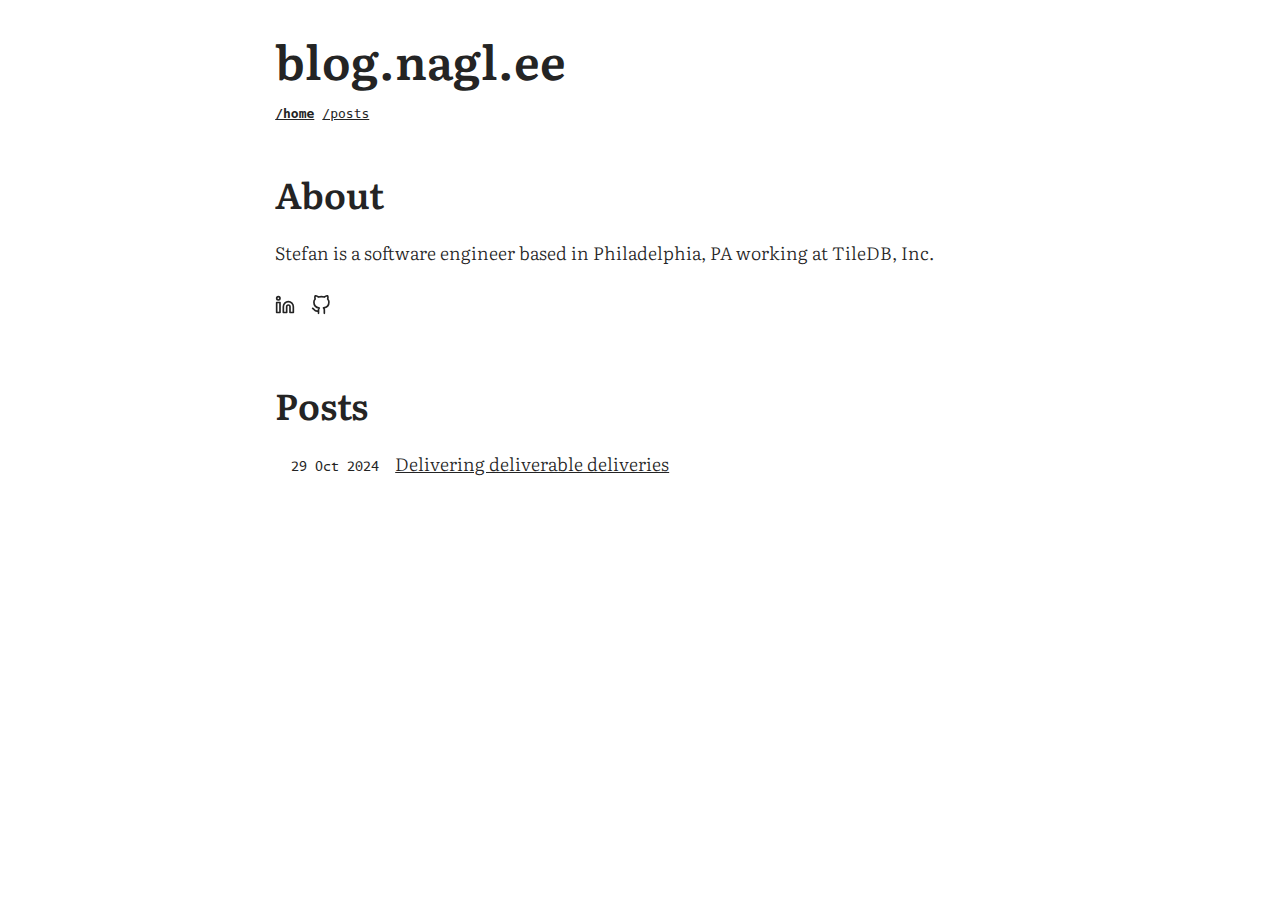
<file: index.html>
<!DOCTYPE html>
<html lang="en-us"
  dir="ltr">

  <head>
	<meta name="generator" content="Hugo 0.136.5">
    <meta charset="utf-8">
<meta name="viewport" content="width=device-width">



<link rel="icon" type="image/ico" href="https://blog.nagl.ee/static/images/favicon/favicon/favicon.ico">
<link rel="icon" type="image/png" sizes="16x16" href="https://blog.nagl.ee/static/images/favicon/favicon/favicon-16x16.png">
<link rel="icon" type="image/png" sizes="32x32" href="https://blog.nagl.ee/static/images/favicon/favicon/favicon-32x32.png">
<link rel="icon" type="image/png" sizes="192x192" href="https://blog.nagl.ee/static/images/favicon/favicon/android-chrome-192x192.png">
<link rel="apple-touch-icon" sizes="180x180" href="https://blog.nagl.ee/static/images/favicon/favicon/apple-touch-icon.png">

<link rel="alternate" type="application/rss+xml" href="https://blog.nagl.ee/index.xml" title="blog.nagl.ee">
<meta name="description" content=""/>

<title>
    
    blog.nagl.ee
    
</title>

<link rel="canonical" href="https://blog.nagl.ee/"/>

<meta property="og:url" content="https://blog.nagl.ee/">
  <meta property="og:site_name" content="blog.nagl.ee">
  <meta property="og:title" content="Home">
  <meta property="og:locale" content="en_us">
  <meta property="og:type" content="website">








<link rel="stylesheet" href="/assets/combined.min.64eb5f9f6b9a3e7cfe53be9e67547503129b7bc0d04163e6b87e6cee9d38178b.css" media="all">









  </head>

  

  

  <body class="auto">

    <div class="content">
      <header>
        

<div class="header">

    

    <h1 class="header-title">
        <a href="https://blog.nagl.ee/">blog.nagl.ee</a>
    </h1>

    <div class="flex">
        

        
        
      
        <p class="small  bold ">
            <a href="/" >
                /home
            </a>
        </p>
        
      
        <p class="small ">
            <a href="/posts" >
                /posts
            </a>
        </p>
        
        
    </div>

    

</div>

      </header>

      <main class="main">
        






<div class="intro">
    
    <h1>About</h1>
    

    
    <p>Stefan is a software engineer based in Philadelphia, PA working at TileDB, Inc.</p>
    
</div>





<div class="social-icons">
    <a href="https://www.linkedin.com/in/stefan-naglee-a6948882/" target="_blank"
        rel="noopener noreferrer me"
        title="Linkedin">
        <svg xmlns="http://www.w3.org/2000/svg" viewBox="0 0 24 24" fill="none" stroke="currentColor" stroke-width="2"
    stroke-linecap="round" stroke-linejoin="round">
    <path d="M16 8a6 6 0 0 1 6 6v7h-4v-7a2 2 0 0 0-2-2 2 2 0 0 0-2 2v7h-4v-7a6 6 0 0 1 6-6z"></path>
    <rect x="2" y="9" width="4" height="12"></rect>
    <circle cx="4" cy="4" r="2"></circle>
</svg>
    </a>
    <a href="https://github.com/snagles" target="_blank"
        rel="noopener noreferrer me"
        title="Github">
        <svg xmlns="http://www.w3.org/2000/svg" viewBox="0 0 24 24" fill="none" stroke="currentColor" stroke-width="2"
    stroke-linecap="round" stroke-linejoin="round">
    <path
        d="M9 19c-5 1.5-5-2.5-7-3m14 6v-3.87a3.37 3.37 0 0 0-.94-2.61c3.14-.35 6.44-1.54 6.44-7A5.44 5.44 0 0 0 20 4.77 5.07 5.07 0 0 0 19.91 1S18.73.65 16 2.48a13.38 13.38 0 0 0-7 0C6.27.65 5.09 1 5.09 1A5.07 5.07 0 0 0 5 4.77a5.44 5.44 0 0 0-1.5 3.78c0 5.42 3.3 6.61 6.44 7A3.37 3.37 0 0 0 9 18.13V22">
    </path>
</svg>
    </a>
</div>






<div class="list-container">
    
    <h1> Posts </h1>
    

    

    
    

    

    
    <div class="post-line">

    
    

    <p class="line-date">29 Oct 2024 </p>

    <div>
        <p class="line-title">
            <a href="/posts/ddd/">
                Delivering deliverable deliveries
            </a>
        </p>

        
    </div>
</div>
    

    

    
</div>


      </main>
    </div>

    <footer>
      



    </footer>
    
  </body>

  <script>

  function isAuto() {
    return document.body.classList.contains("auto");
  }

  function setTheme() {
    if (!isAuto()) {
      return
    }

    document.body.classList.remove("auto");
    let cls = "light";
    if (window.matchMedia && window.matchMedia('(prefers-color-scheme: dark)').matches) {
      cls = "dark";
    }

    document.body.classList.add(cls);
  }

  function invertBody() {
    document.body.classList.toggle("dark");
    document.body.classList.toggle("light");
  }

  if (isAuto()) {
    window.matchMedia('(prefers-color-scheme: dark)').addListener(invertBody);
  }

  setTheme();

</script>

</html>
</file>
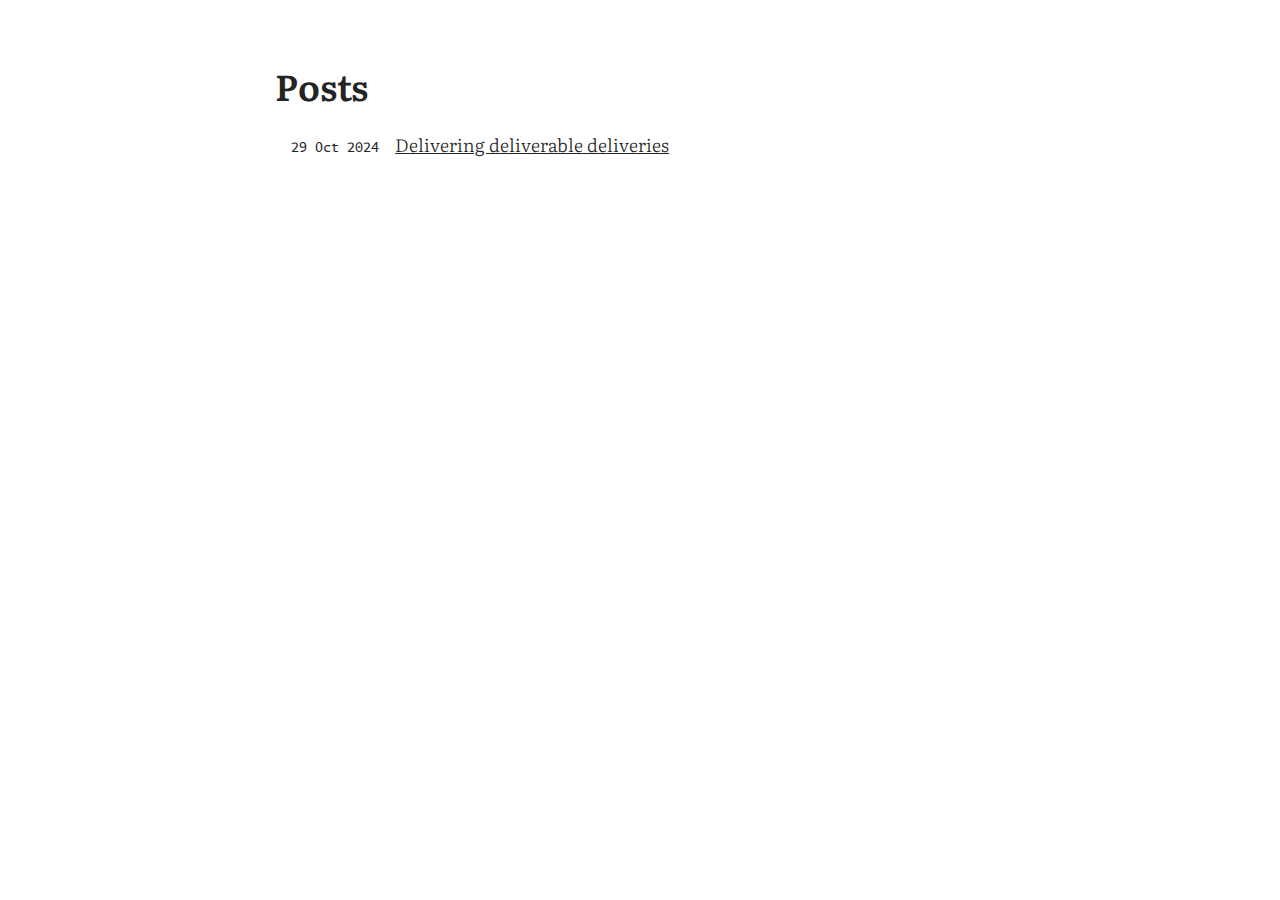
<file: posts/index.html>
<!DOCTYPE html>
<html lang="en-us"
  dir="ltr">

  <head>
    <meta charset="utf-8">
<meta name="viewport" content="width=device-width">



<link rel="icon" type="image/ico" href="https://blog.nagl.ee/static/images/favicon/favicon/favicon.ico">
<link rel="icon" type="image/png" sizes="16x16" href="https://blog.nagl.ee/static/images/favicon/favicon/favicon-16x16.png">
<link rel="icon" type="image/png" sizes="32x32" href="https://blog.nagl.ee/static/images/favicon/favicon/favicon-32x32.png">
<link rel="icon" type="image/png" sizes="192x192" href="https://blog.nagl.ee/static/images/favicon/favicon/android-chrome-192x192.png">
<link rel="apple-touch-icon" sizes="180x180" href="https://blog.nagl.ee/static/images/favicon/favicon/apple-touch-icon.png">

<link rel="alternate" type="application/rss+xml" href="https://blog.nagl.ee/posts/index.xml" title="blog.nagl.ee">
<meta name="description" content=""/>

<title>
    
    Posts | blog.nagl.ee
    
</title>

<link rel="canonical" href="https://blog.nagl.ee/posts/"/>

<meta property="og:url" content="https://blog.nagl.ee/posts/">
  <meta property="og:site_name" content="blog.nagl.ee">
  <meta property="og:title" content="Posts">
  <meta property="og:locale" content="en_us">
  <meta property="og:type" content="website">








<link rel="stylesheet" href="/assets/combined.min.64eb5f9f6b9a3e7cfe53be9e67547503129b7bc0d04163e6b87e6cee9d38178b.css" media="all">









  </head>

  

  

  <body class="auto">

    <div class="content">
      <header>
        

<div class="header">

    

</div>

      </header>

      <main class="main">
        

<div class="list-container">

    

    <h1>Posts</h1>
    

    

    
    

    

    

    
    <div class="post-line">

    
    

    <p class="line-date">29 Oct 2024 </p>

    <div>
        <p class="line-title">
            <a href="/posts/ddd/">
                Delivering deliverable deliveries
            </a>
        </p>

        
    </div>
</div>
    

    

    

</div>

      </main>
    </div>

    <footer>
      



    </footer>
    
  </body>

  <script>

  function isAuto() {
    return document.body.classList.contains("auto");
  }

  function setTheme() {
    if (!isAuto()) {
      return
    }

    document.body.classList.remove("auto");
    let cls = "light";
    if (window.matchMedia && window.matchMedia('(prefers-color-scheme: dark)').matches) {
      cls = "dark";
    }

    document.body.classList.add(cls);
  }

  function invertBody() {
    document.body.classList.toggle("dark");
    document.body.classList.toggle("light");
  }

  if (isAuto()) {
    window.matchMedia('(prefers-color-scheme: dark)').addListener(invertBody);
  }

  setTheme();

</script>

</html>
</file>
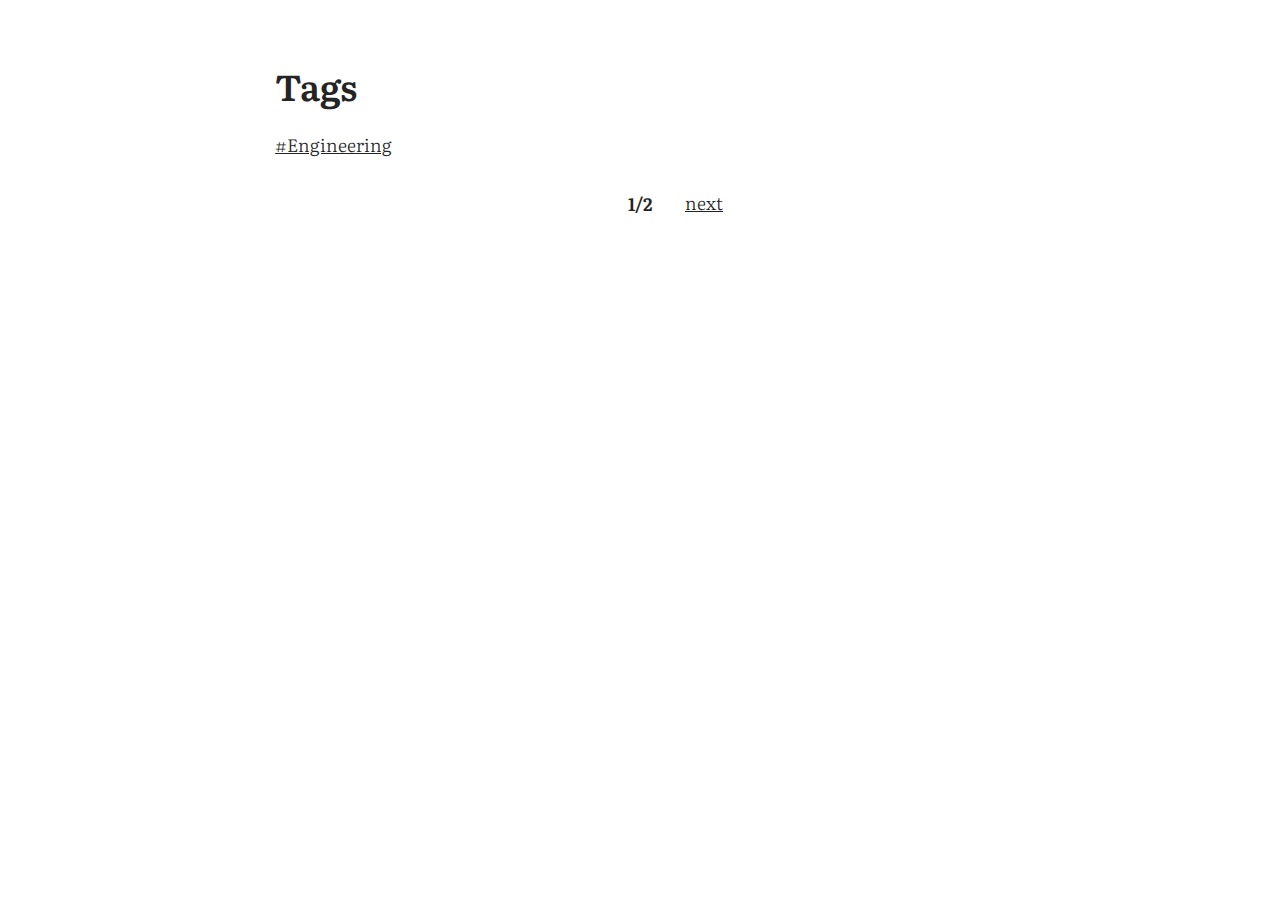
<file: tags/index.html>
<!DOCTYPE html>
<html lang="en-us"
  dir="ltr">

  <head>
    <meta charset="utf-8">
<meta name="viewport" content="width=device-width">



<link rel="icon" type="image/ico" href="https://blog.nagl.ee/static/images/favicon/favicon/favicon.ico">
<link rel="icon" type="image/png" sizes="16x16" href="https://blog.nagl.ee/static/images/favicon/favicon/favicon-16x16.png">
<link rel="icon" type="image/png" sizes="32x32" href="https://blog.nagl.ee/static/images/favicon/favicon/favicon-32x32.png">
<link rel="icon" type="image/png" sizes="192x192" href="https://blog.nagl.ee/static/images/favicon/favicon/android-chrome-192x192.png">
<link rel="apple-touch-icon" sizes="180x180" href="https://blog.nagl.ee/static/images/favicon/favicon/apple-touch-icon.png">

<link rel="alternate" type="application/rss+xml" href="https://blog.nagl.ee/tags/index.xml" title="blog.nagl.ee">
<meta name="description" content=""/>

<title>
    
    Tags | blog.nagl.ee
    
</title>

<link rel="canonical" href="https://blog.nagl.ee/tags/"/>

<meta property="og:url" content="https://blog.nagl.ee/tags/">
  <meta property="og:site_name" content="blog.nagl.ee">
  <meta property="og:title" content="Tags">
  <meta property="og:locale" content="en_us">
  <meta property="og:type" content="website">








<link rel="stylesheet" href="/assets/combined.min.64eb5f9f6b9a3e7cfe53be9e67547503129b7bc0d04163e6b87e6cee9d38178b.css" media="all">









  </head>

  

  

  <body class="auto">

    <div class="content">
      <header>
        

<div class="header">

    

</div>

      </header>

      <main class="main">
        

<div class="list-container">

    

    <h1>Tags</h1>
    

    

    
    

    

    

    
    <div class="tag-line">
    <div>
        <p class="tag-title">
            <a href="/tags/engineering/">#Engineering</a>
        </p>
    </div>
</div>
    

    

    
<div class="pagination">
    <div class="pagination-control">
        
    </div>
    <div class="page-number">
        <p>
            1/2
        </p>
    </div>
    <div class="pagination-control">
        
        <a href="https://blog.nagl.ee/tags/page/2/">
            next
        </a>
        
    </div>
</div>


</div>

      </main>
    </div>

    <footer>
      



    </footer>
    
  </body>

  <script>

  function isAuto() {
    return document.body.classList.contains("auto");
  }

  function setTheme() {
    if (!isAuto()) {
      return
    }

    document.body.classList.remove("auto");
    let cls = "light";
    if (window.matchMedia && window.matchMedia('(prefers-color-scheme: dark)').matches) {
      cls = "dark";
    }

    document.body.classList.add(cls);
  }

  function invertBody() {
    document.body.classList.toggle("dark");
    document.body.classList.toggle("light");
  }

  if (isAuto()) {
    window.matchMedia('(prefers-color-scheme: dark)').addListener(invertBody);
  }

  setTheme();

</script>

</html>
</file>
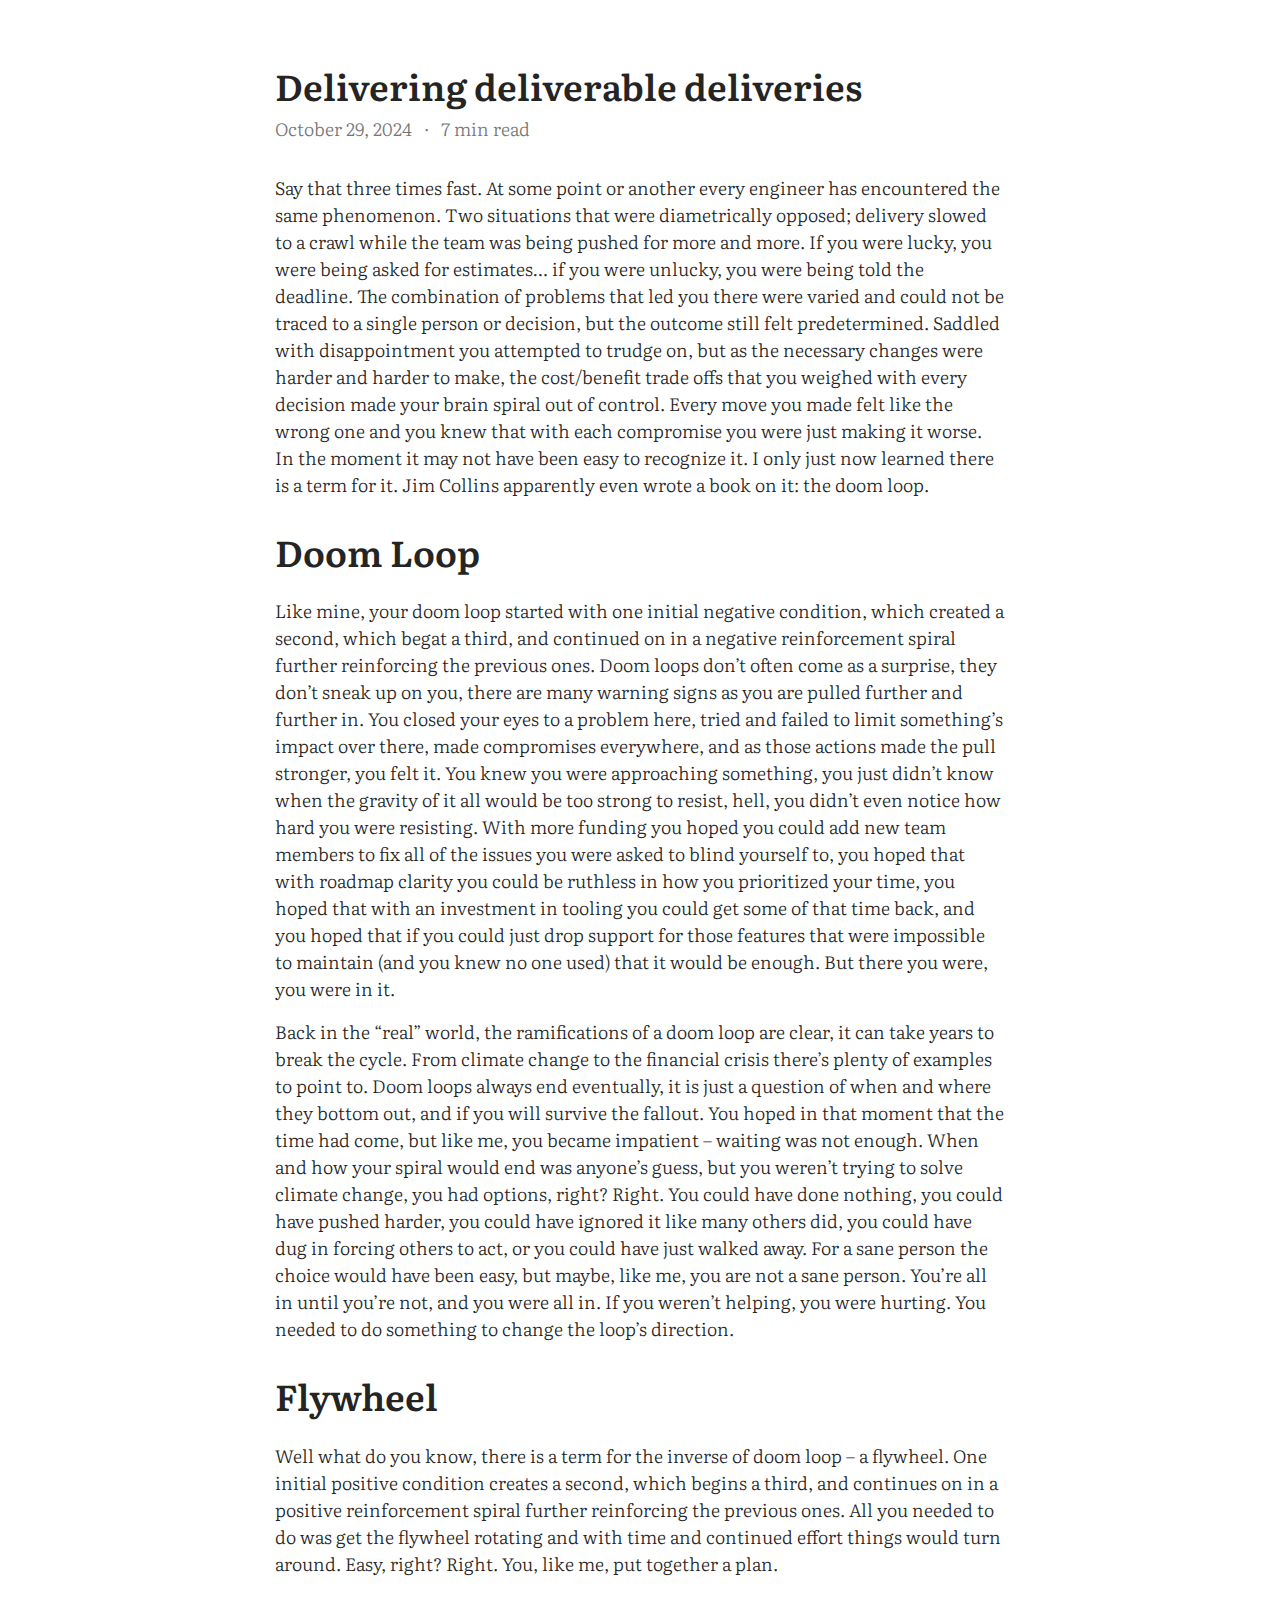
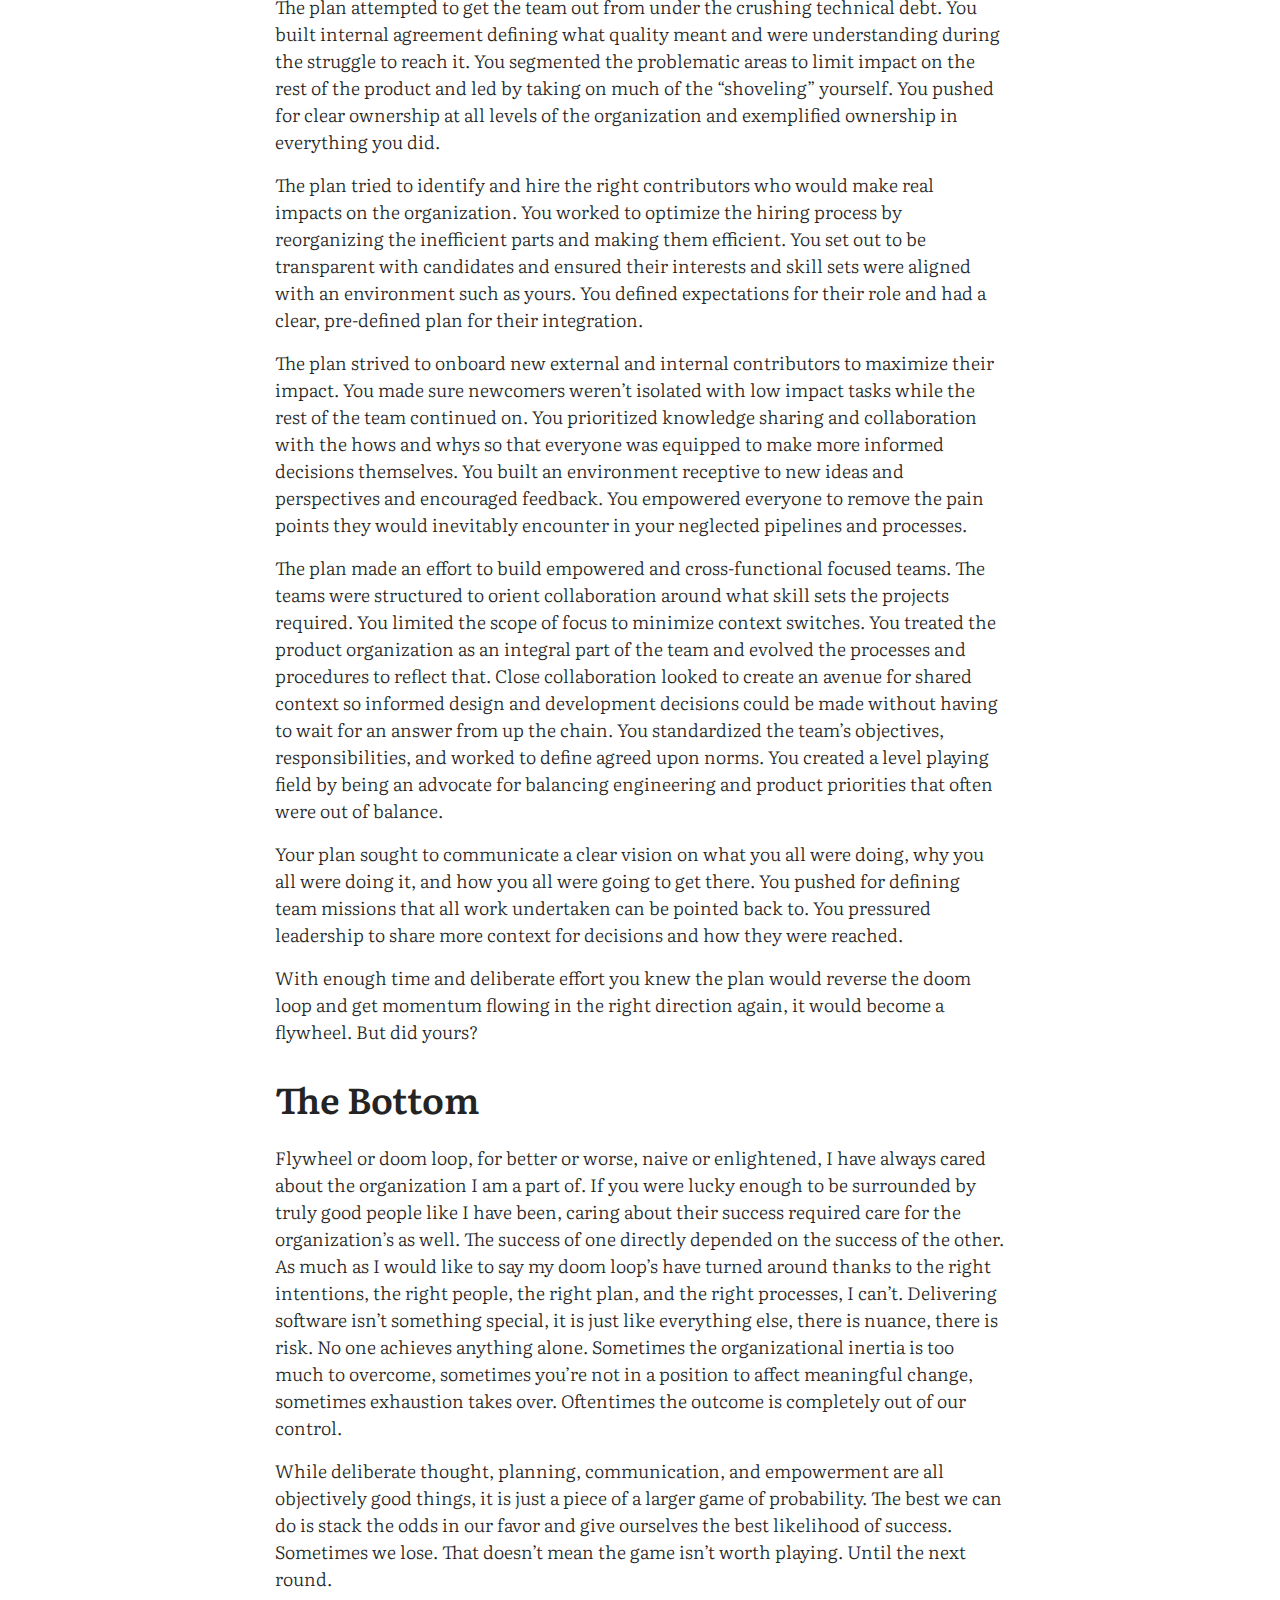
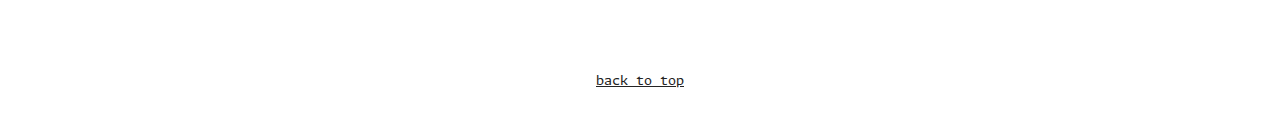
<file: posts/ddd/index.html>
<!DOCTYPE html>
<html lang="en-us"
  dir="ltr">

  <head>
    <meta charset="utf-8">
<meta name="viewport" content="width=device-width">



<link rel="icon" type="image/ico" href="https://blog.nagl.ee/static/images/favicon/favicon/favicon.ico">
<link rel="icon" type="image/png" sizes="16x16" href="https://blog.nagl.ee/static/images/favicon/favicon/favicon-16x16.png">
<link rel="icon" type="image/png" sizes="32x32" href="https://blog.nagl.ee/static/images/favicon/favicon/favicon-32x32.png">
<link rel="icon" type="image/png" sizes="192x192" href="https://blog.nagl.ee/static/images/favicon/favicon/android-chrome-192x192.png">
<link rel="apple-touch-icon" sizes="180x180" href="https://blog.nagl.ee/static/images/favicon/favicon/apple-touch-icon.png">

<meta name="description" content=""/>

<title>
    
    Delivering deliverable deliveries | blog.nagl.ee
    
</title>

<link rel="canonical" href="https://blog.nagl.ee/posts/ddd/"/>

<meta property="og:url" content="https://blog.nagl.ee/posts/ddd/">
  <meta property="og:site_name" content="blog.nagl.ee">
  <meta property="og:title" content="Delivering deliverable deliveries">
  <meta property="og:description" content="Say that three times fast. At some point or another every engineer has encountered the same phenomenon. Two situations that were diametrically opposed; delivery slowed to a crawl while the team was being pushed for more and more. If you were lucky, you were being asked for estimates… if you were unlucky, you were being told the deadline. The combination of problems that led you there were varied and could not be traced to a single person or decision, but the outcome still felt predetermined. Saddled with disappointment you attempted to trudge on, but as the necessary changes were harder and harder to make, the cost/benefit trade offs that you weighed with every decision made your brain spiral out of control. Every move you made felt like the wrong one and you knew that with each compromise you were just making it worse. In the moment it may not have been easy to recognize it. I only just now learned there is a term for it. Jim Collins apparently even wrote a book on it: the doom loop.">
  <meta property="og:locale" content="en_us">
  <meta property="og:type" content="article">
    <meta property="article:section" content="posts">
    <meta property="article:published_time" content="2024-10-29T16:06:07-04:00">
    <meta property="article:modified_time" content="2024-10-29T16:06:07-04:00">
    <meta property="article:tag" content="Velocity">
    <meta property="article:tag" content="Engineering">








<link rel="stylesheet" href="/assets/combined.min.64eb5f9f6b9a3e7cfe53be9e67547503129b7bc0d04163e6b87e6cee9d38178b.css" media="all">









  </head>

  

  

  <body class="auto">

    <div class="content">
      <header>
        

<div class="header">

    

</div>

      </header>

      <main class="main">
        







<div >

  <div class="single-intro-container">

    

    <h1 class="single-title">Delivering deliverable deliveries</h1>
    

    

    <p class="single-readtime">
      
      
      
      <time datetime="2024-10-29T16:06:07-04:00">October 29, 2024</time>
      

      
      &nbsp; · &nbsp;
      7 min read
      
    </p>

  </div>

  

  

  

  

  <div class="single-content">
    <p>Say that three times fast. At some point or another every engineer has encountered the same phenomenon. Two situations that were diametrically opposed; delivery slowed to a crawl while the team was being pushed for more and more. If you were lucky, you were being asked for estimates&hellip; if you were unlucky, you were being told the deadline. The combination of problems that led you there were varied and could not be traced to a single person or decision, but the outcome still felt predetermined. Saddled with disappointment you attempted to trudge on, but as the necessary changes were harder and harder to make, the cost/benefit trade offs that you weighed with every decision made your brain spiral out of control. Every move you made felt like the wrong one and you knew that with each compromise you were just  making it worse. In the moment it may not have been easy to recognize it. I only just now learned there is a term for it. Jim Collins apparently even wrote a book on it: the doom loop.</p>
<h1 id="doom-loop">Doom Loop</h1>
<p>Like mine, your doom loop started with one initial negative condition, which created a second, which begat a third, and continued on in a negative reinforcement spiral further reinforcing the previous ones. Doom loops don’t often come as a surprise, they don’t sneak up on you, there are many warning signs as you are pulled further and further in. You closed your eyes to a problem here, tried and failed to limit something&rsquo;s impact over there, made compromises everywhere, and as those actions made the pull stronger, you felt it. You knew you were approaching something, you just didn’t know when the gravity of it all would be too strong to resist, hell, you didn’t even notice how hard you were resisting. With more funding you hoped you could add new team members to fix all of the issues you were asked to blind yourself to, you hoped that with roadmap clarity you could be ruthless in how you prioritized your time, you hoped that with an investment in tooling you could get some of that time back, and you hoped that if you could just drop support for those features that were impossible to maintain (and you knew no one used) that it would be enough. But there you were, you were in it.</p>
<p>Back in the “real” world, the ramifications of a doom loop are clear, it can take years to break the cycle. From climate change to the financial crisis there’s plenty of examples to point to. Doom loops always end eventually, it is just a question of when and where they bottom out, and if you will survive the fallout. You hoped in that moment that the time had come, but like me, you became impatient – waiting was not enough. When and how your spiral would end was anyone&rsquo;s guess, but you weren’t trying to solve climate change, you had options, right? Right. You could have done nothing, you could have pushed harder, you could have ignored it like many others did, you could have dug in forcing others to act, or you could have just walked away. For a sane person the choice would have been easy, but maybe, like me, you are not a sane person. You’re all in until you’re not, and you were all in. If you weren’t helping, you were hurting. You needed to do something to change the loop&rsquo;s direction.</p>
<h1 id="flywheel">Flywheel</h1>
<p>Well what do you know, there is a term for the inverse of doom loop – a flywheel. One initial positive condition creates a second, which begins a third, and continues on in a positive reinforcement spiral further reinforcing the previous ones. All you needed to do was get the flywheel rotating and with time and continued effort things would turn around. Easy, right? Right. You, like me, put together a plan.</p>
<p>The plan attempted to get the team out from under the crushing technical debt. You built internal agreement defining what quality meant and were understanding during the struggle to reach it. You segmented the problematic areas to limit impact on the rest of the product and led by taking on much of the “shoveling” yourself. You pushed for clear ownership at all levels of the organization and exemplified ownership in everything you did.</p>
<p>The plan tried to identify and hire the right contributors who would make real impacts on the organization. You worked to optimize the hiring process by reorganizing the inefficient parts and making them efficient. You set out to be transparent with candidates and ensured their interests and skill sets were aligned with an environment such as yours. You defined expectations for their role and had a clear, pre-defined plan for their integration.</p>
<p>The plan strived to onboard new external and internal contributors to maximize their impact. You made sure newcomers weren’t isolated with low impact tasks while the rest of the team continued on. You prioritized knowledge sharing and collaboration with the hows and whys so that everyone was equipped to make more informed decisions themselves. You built an environment receptive to new ideas and perspectives and encouraged feedback. You empowered everyone to remove the pain points they would inevitably encounter in your neglected pipelines and processes.</p>
<p>The plan made an effort to build empowered and cross-functional focused teams. The teams were structured to orient collaboration around what skill sets the projects required. You limited the scope of focus to minimize context switches. You treated the product organization as an integral part of the team and evolved the processes and procedures to reflect that. Close collaboration looked to create an avenue for shared context so informed design and development decisions could be made without having to wait for an answer from up the chain. You standardized the team&rsquo;s objectives, responsibilities, and worked to define agreed upon norms. You created a level playing field by being an advocate for balancing engineering and product priorities that often were out of balance.</p>
<p>Your plan sought to communicate a clear vision on what you all were doing, why you all were doing it, and how you all were going to get there. You pushed for defining team missions that all work undertaken can be pointed back to. You pressured leadership to share more context for decisions and how they were reached.</p>
<p>With enough time and deliberate effort you knew the plan would reverse the doom loop and get momentum flowing in the right direction again, it would become a flywheel. But did yours?</p>
<h1 id="the-bottom">The Bottom</h1>
<p>Flywheel or doom loop, for better or worse, naive or enlightened, I have always cared about the organization I am a part of. If you were lucky enough to be surrounded by truly good people like I have been, caring about their success required care for the organization&rsquo;s as well. The success of one directly depended on the success of the other. As much as I would like to say my doom loop&rsquo;s have turned around thanks to the right intentions, the right people, the right plan, and the right processes, I can’t. Delivering software isn’t something special, it is just like everything else, there is nuance, there is risk. No one achieves anything alone. Sometimes the organizational inertia is too much to overcome, sometimes you’re not in a position to affect meaningful change, sometimes exhaustion takes over. Oftentimes the outcome is completely out of our control.</p>
<p>While deliberate thought, planning, communication, and empowerment are all objectively good things, it is just a piece of a larger game of probability. The best we can do is stack the odds in our favor and give ourselves the best likelihood of success. Sometimes we lose. That doesn’t mean the game isn’t worth playing. Until the next round.</p>

    
    <script src="https://giscus.app/client.js"
        data-repo="snagles/snagles.github.io"
        data-repo-id="R_kgDONHf2xQ"
        data-category=""
        data-category-id="DIC_kwDONHf2xc4Cjzj3"
        data-mapping="title"
        data-strict="0"
        data-reactions-enabled="1"
        data-emit-metadata="0"
        data-input-position="top"
        data-theme="preferred_color_scheme"
        data-lang="en"
        data-loading="lazy"
        crossorigin="anonymous"
        async>
</script>

    
  </div>

  


  

  
  

  

  

  
  <div class="back-to-top">
    <a href="#top">
      back to top
    </a>
  </div>
  

</div>


      </main>
    </div>

    <footer>
      



    </footer>
    
  </body>

  <script>

  function isAuto() {
    return document.body.classList.contains("auto");
  }

  function setTheme() {
    if (!isAuto()) {
      return
    }

    document.body.classList.remove("auto");
    let cls = "light";
    if (window.matchMedia && window.matchMedia('(prefers-color-scheme: dark)').matches) {
      cls = "dark";
    }

    document.body.classList.add(cls);
  }

  function invertBody() {
    document.body.classList.toggle("dark");
    document.body.classList.toggle("light");
  }

  if (isAuto()) {
    window.matchMedia('(prefers-color-scheme: dark)').addListener(invertBody);
  }

  setTheme();

</script>

</html>
</file>
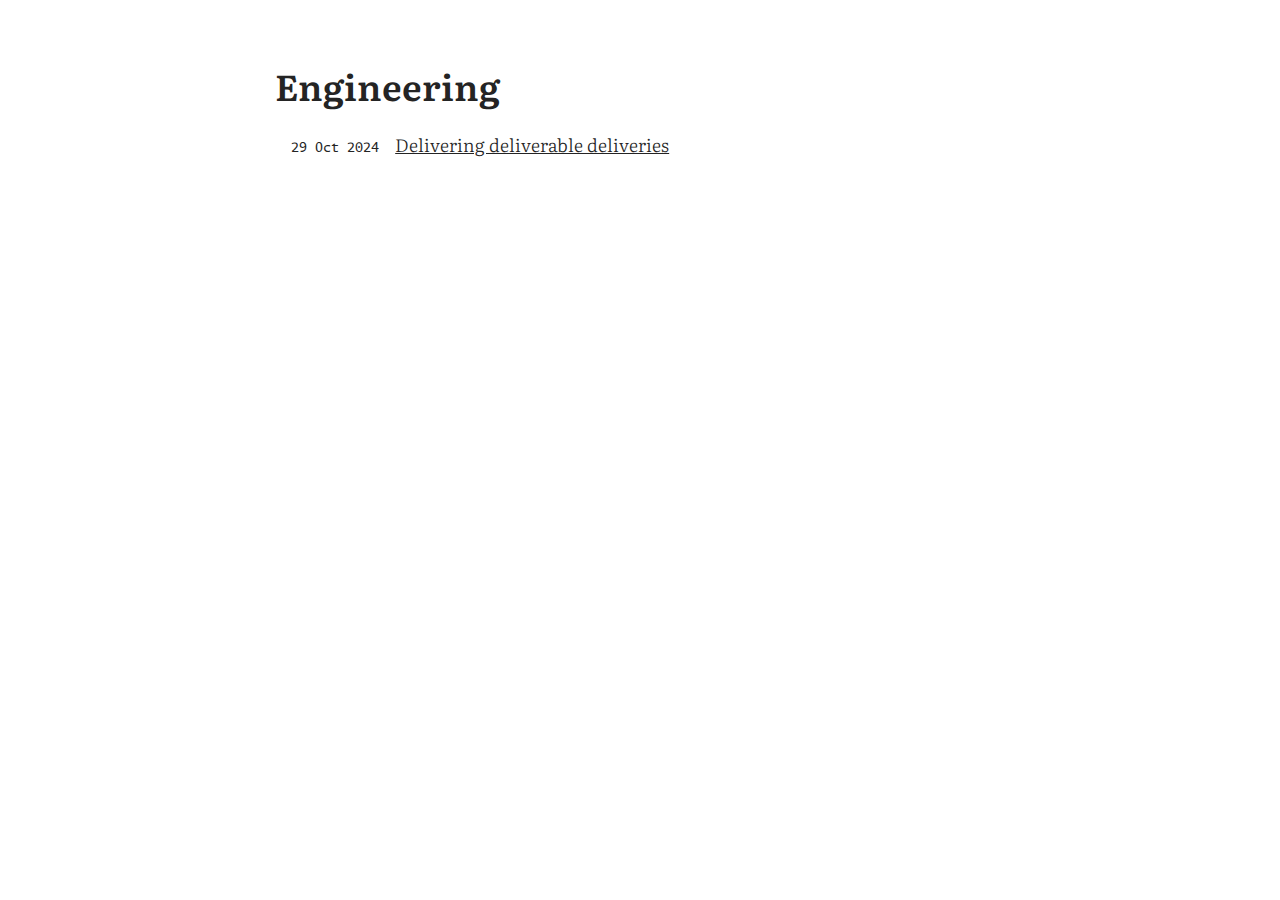
<file: tags/engineering/index.html>
<!DOCTYPE html>
<html lang="en-us"
  dir="ltr">

  <head>
    <meta charset="utf-8">
<meta name="viewport" content="width=device-width">



<link rel="icon" type="image/ico" href="https://blog.nagl.ee/static/images/favicon/favicon/favicon.ico">
<link rel="icon" type="image/png" sizes="16x16" href="https://blog.nagl.ee/static/images/favicon/favicon/favicon-16x16.png">
<link rel="icon" type="image/png" sizes="32x32" href="https://blog.nagl.ee/static/images/favicon/favicon/favicon-32x32.png">
<link rel="icon" type="image/png" sizes="192x192" href="https://blog.nagl.ee/static/images/favicon/favicon/android-chrome-192x192.png">
<link rel="apple-touch-icon" sizes="180x180" href="https://blog.nagl.ee/static/images/favicon/favicon/apple-touch-icon.png">

<link rel="alternate" type="application/rss+xml" href="https://blog.nagl.ee/tags/engineering/index.xml" title="blog.nagl.ee">
<meta name="description" content=""/>

<title>
    
    Engineering | blog.nagl.ee
    
</title>

<link rel="canonical" href="https://blog.nagl.ee/tags/engineering/"/>

<meta property="og:url" content="https://blog.nagl.ee/tags/engineering/">
  <meta property="og:site_name" content="blog.nagl.ee">
  <meta property="og:title" content="Engineering">
  <meta property="og:locale" content="en_us">
  <meta property="og:type" content="website">








<link rel="stylesheet" href="/assets/combined.min.64eb5f9f6b9a3e7cfe53be9e67547503129b7bc0d04163e6b87e6cee9d38178b.css" media="all">









  </head>

  

  

  <body class="auto">

    <div class="content">
      <header>
        

<div class="header">

    

</div>

      </header>

      <main class="main">
        

<div class="list-container">

    

    <h1>Engineering</h1>
    

    

    
    

    

    

    
    <div class="post-line">

    
    

    <p class="line-date">29 Oct 2024 </p>

    <div>
        <p class="line-title">
            <a href="/posts/ddd/">
                Delivering deliverable deliveries
            </a>
        </p>

        
    </div>
</div>
    

    

    

</div>

      </main>
    </div>

    <footer>
      



    </footer>
    
  </body>

  <script>

  function isAuto() {
    return document.body.classList.contains("auto");
  }

  function setTheme() {
    if (!isAuto()) {
      return
    }

    document.body.classList.remove("auto");
    let cls = "light";
    if (window.matchMedia && window.matchMedia('(prefers-color-scheme: dark)').matches) {
      cls = "dark";
    }

    document.body.classList.add(cls);
  }

  function invertBody() {
    document.body.classList.toggle("dark");
    document.body.classList.toggle("light");
  }

  if (isAuto()) {
    window.matchMedia('(prefers-color-scheme: dark)').addListener(invertBody);
  }

  setTheme();

</script>

</html>
</file>
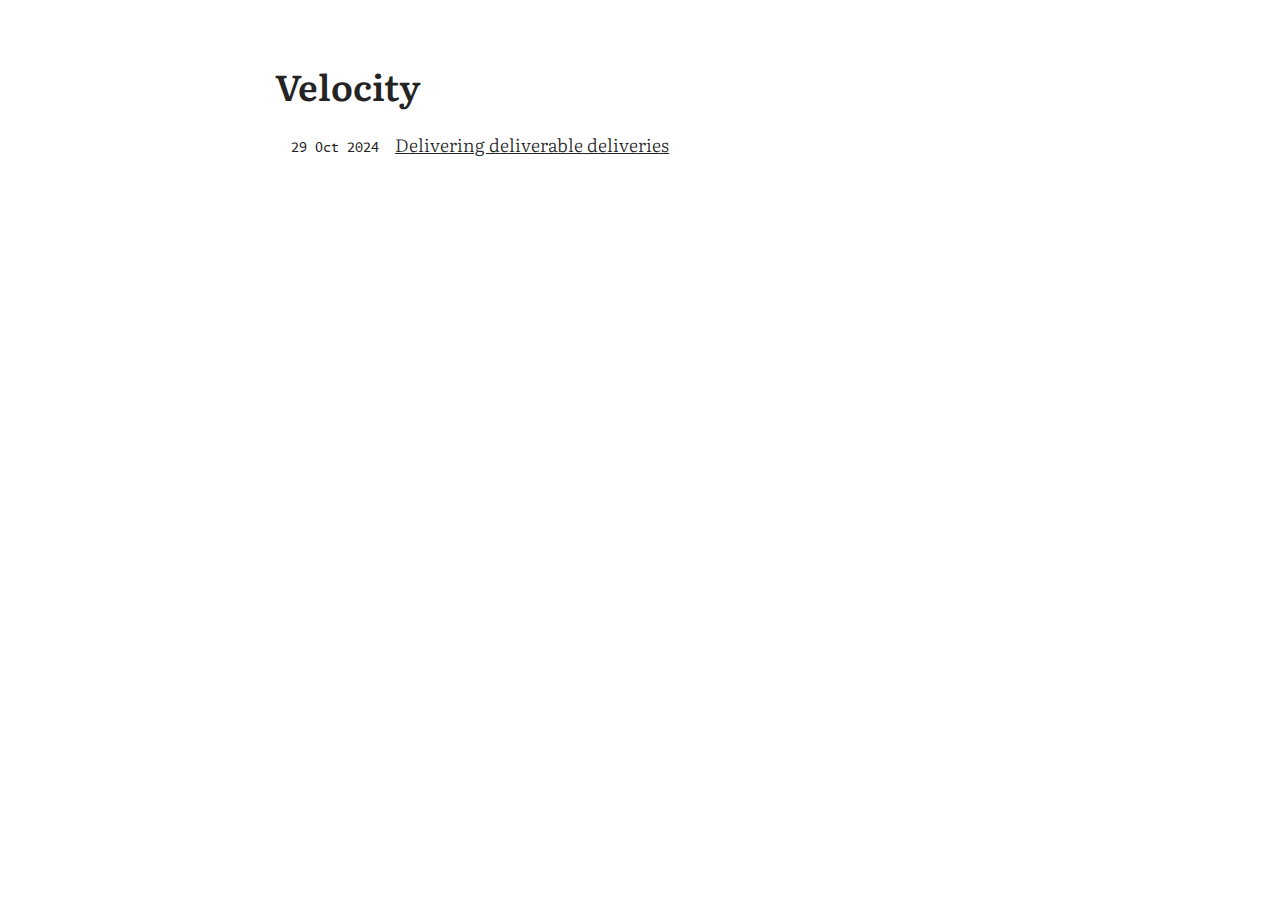
<file: tags/velocity/index.html>
<!DOCTYPE html>
<html lang="en-us"
  dir="ltr">

  <head>
    <meta charset="utf-8">
<meta name="viewport" content="width=device-width">



<link rel="icon" type="image/ico" href="https://blog.nagl.ee/static/images/favicon/favicon/favicon.ico">
<link rel="icon" type="image/png" sizes="16x16" href="https://blog.nagl.ee/static/images/favicon/favicon/favicon-16x16.png">
<link rel="icon" type="image/png" sizes="32x32" href="https://blog.nagl.ee/static/images/favicon/favicon/favicon-32x32.png">
<link rel="icon" type="image/png" sizes="192x192" href="https://blog.nagl.ee/static/images/favicon/favicon/android-chrome-192x192.png">
<link rel="apple-touch-icon" sizes="180x180" href="https://blog.nagl.ee/static/images/favicon/favicon/apple-touch-icon.png">

<link rel="alternate" type="application/rss+xml" href="https://blog.nagl.ee/tags/velocity/index.xml" title="blog.nagl.ee">
<meta name="description" content=""/>

<title>
    
    Velocity | blog.nagl.ee
    
</title>

<link rel="canonical" href="https://blog.nagl.ee/tags/velocity/"/>

<meta property="og:url" content="https://blog.nagl.ee/tags/velocity/">
  <meta property="og:site_name" content="blog.nagl.ee">
  <meta property="og:title" content="Velocity">
  <meta property="og:locale" content="en_us">
  <meta property="og:type" content="website">








<link rel="stylesheet" href="/assets/combined.min.64eb5f9f6b9a3e7cfe53be9e67547503129b7bc0d04163e6b87e6cee9d38178b.css" media="all">









  </head>

  

  

  <body class="auto">

    <div class="content">
      <header>
        

<div class="header">

    

</div>

      </header>

      <main class="main">
        

<div class="list-container">

    

    <h1>Velocity</h1>
    

    

    
    

    

    

    
    <div class="post-line">

    
    

    <p class="line-date">29 Oct 2024 </p>

    <div>
        <p class="line-title">
            <a href="/posts/ddd/">
                Delivering deliverable deliveries
            </a>
        </p>

        
    </div>
</div>
    

    

    

</div>

      </main>
    </div>

    <footer>
      



    </footer>
    
  </body>

  <script>

  function isAuto() {
    return document.body.classList.contains("auto");
  }

  function setTheme() {
    if (!isAuto()) {
      return
    }

    document.body.classList.remove("auto");
    let cls = "light";
    if (window.matchMedia && window.matchMedia('(prefers-color-scheme: dark)').matches) {
      cls = "dark";
    }

    document.body.classList.add(cls);
  }

  function invertBody() {
    document.body.classList.toggle("dark");
    document.body.classList.toggle("light");
  }

  if (isAuto()) {
    window.matchMedia('(prefers-color-scheme: dark)').addListener(invertBody);
  }

  setTheme();

</script>

</html>
</file>
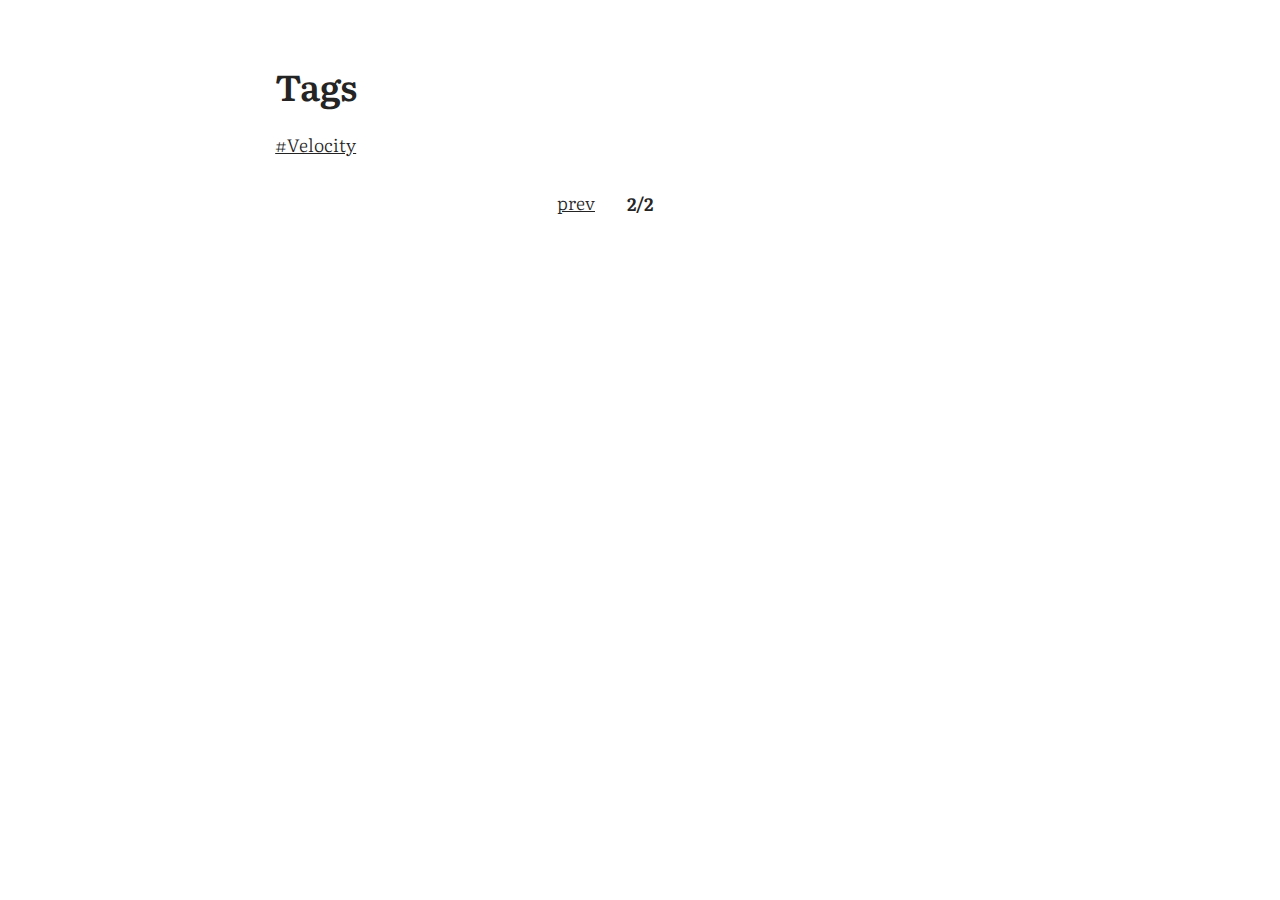
<file: tags/page/2/index.html>
<!DOCTYPE html>
<html lang="en-us"
  dir="ltr">

  <head>
    <meta charset="utf-8">
<meta name="viewport" content="width=device-width">



<link rel="icon" type="image/ico" href="https://blog.nagl.ee/static/images/favicon/favicon/favicon.ico">
<link rel="icon" type="image/png" sizes="16x16" href="https://blog.nagl.ee/static/images/favicon/favicon/favicon-16x16.png">
<link rel="icon" type="image/png" sizes="32x32" href="https://blog.nagl.ee/static/images/favicon/favicon/favicon-32x32.png">
<link rel="icon" type="image/png" sizes="192x192" href="https://blog.nagl.ee/static/images/favicon/favicon/android-chrome-192x192.png">
<link rel="apple-touch-icon" sizes="180x180" href="https://blog.nagl.ee/static/images/favicon/favicon/apple-touch-icon.png">

<link rel="alternate" type="application/rss+xml" href="https://blog.nagl.ee/tags/index.xml" title="blog.nagl.ee">
<meta name="description" content=""/>

<title>
    
    Tags | blog.nagl.ee
    
</title>

<link rel="canonical" href="https://blog.nagl.ee/tags/"/>

<meta property="og:url" content="https://blog.nagl.ee/tags/">
  <meta property="og:site_name" content="blog.nagl.ee">
  <meta property="og:title" content="Tags">
  <meta property="og:locale" content="en_us">
  <meta property="og:type" content="website">








<link rel="stylesheet" href="/assets/combined.min.64eb5f9f6b9a3e7cfe53be9e67547503129b7bc0d04163e6b87e6cee9d38178b.css" media="all">









  </head>

  

  

  <body class="auto">

    <div class="content">
      <header>
        

<div class="header">

    

</div>

      </header>

      <main class="main">
        

<div class="list-container">

    

    <h1>Tags</h1>
    

    

    
    

    

    

    
    <div class="tag-line">
    <div>
        <p class="tag-title">
            <a href="/tags/velocity/">#Velocity</a>
        </p>
    </div>
</div>
    

    

    
<div class="pagination">
    <div class="pagination-control">
        
        <a href="https://blog.nagl.ee/tags/">
            prev
        </a>
        
    </div>
    <div class="page-number">
        <p>
            2/2
        </p>
    </div>
    <div class="pagination-control">
        
    </div>
</div>


</div>

      </main>
    </div>

    <footer>
      



    </footer>
    
  </body>

  <script>

  function isAuto() {
    return document.body.classList.contains("auto");
  }

  function setTheme() {
    if (!isAuto()) {
      return
    }

    document.body.classList.remove("auto");
    let cls = "light";
    if (window.matchMedia && window.matchMedia('(prefers-color-scheme: dark)').matches) {
      cls = "dark";
    }

    document.body.classList.add(cls);
  }

  function invertBody() {
    document.body.classList.toggle("dark");
    document.body.classList.toggle("light");
  }

  if (isAuto()) {
    window.matchMedia('(prefers-color-scheme: dark)').addListener(invertBody);
  }

  setTheme();

</script>

</html>
</file>
<file: assets/combined.min.64eb5f9f6b9a3e7cfe53be9e67547503129b7bc0d04163e6b87e6cee9d38178b.css>
*,::after,::before{box-sizing:border-box}html{-webkit-tap-highlight-color:transparent;overflow-y:scroll;-webkit-text-size-adjust:100%;text-size-adjust:100%}a,button,body,h1,h2,h3,h4,h5,h6{color:var(--primary)}body{font-family:-apple-system,BlinkMacSystemFont,segoe ui,Roboto,Oxygen,Ubuntu,Cantarell,open sans,helvetica neue,sans-serif;font-size:18px;line-height:1.6;word-break:break-word;background:var(--theme)}article,aside,figcaption,figure,header,hgroup,main,nav,section,table{display:block}h1,h2,h3,h4,h5,h6{line-height:1.2}h1,h2,h3,h4,h5,h6,p{margin-top:0;margin-bottom:0}ul{padding:0}a{text-decoration:none}body,figure,ul{margin:0}table{width:100%;border-collapse:collapse;border-spacing:0;overflow-x:auto;word-break:keep-all}button,input,textarea{padding:0;font:inherit;background:0 0;border:0}input,textarea{outline:0}button,input[type=button],input[type=submit]{cursor:pointer}input:-webkit-autofill,textarea:-webkit-autofill{box-shadow:0 0 0 50px var(--theme)inset}img{display:block;max-width:100%}:root{--main-width:780px;--main-padding:1.4em;--main-padding-bottom:3rem;--caption-padding:calc(.25 * var(--main-padding));--header-top-gap:2rem;--header-bottom-gap:2rem;--header-menu-side-gap:.5rem;--header-menu-top-gap:1rem;--h1-margin-top:2rem;--h1-margin-bottom:1.5rem;--h2-margin-top:2rem;--h2-margin-bottom:1.5rem;--hx-margin-top:1.5rem;--hx-margin-bottom:1rem;--p-margin-top:1rem;--p-margin-bottom:1rem;--code-margin-top:2rem;--code-margin-bottom:2rem;--h1-font-size:2em;--h2-font-size:1.8em;--hx-font-size:1.3em;--p-font-size:1em;--p-line-height:1.5em;--caption-font-size:.8em;--li-indent:1.5rem;--ul-margin-top:1rem;--ul-margin-bottom:1rem;--toc-margin-top:2rem;--toc-margin-bottom:3rem;--code-padding:1.5rem;--code-border-radius:10px;--social-icons-bottom-margin:3rem;--footer-height:3rem;--content-height:calc(100vh - var(--footer-height));--table-cell-padding:.5rem;--table-margin-top:1.5rem;--table-margin-bottom:1.5rem}@media screen and (max-width:1024px){:root{--main-width:750px;--header-top-gap:1rem;--caption-padding:calc(.25 * var(--main-padding))}}@media screen and (max-width:640px){:root{--header-top-gap:1rem;--social-icons-bottom-margin:0rem;--caption-padding:calc(2 * var(--main-padding))}}.flex{display:flex}.bold{font-weight:700}.italic{font-style:italic}.small{font-size:medium}.monospace{font-family:monaspace}@font-face{font-family:literata;src:url(/fonts/Literata/Literata-Light.woff2)format('woff2');font-weight:light;font-style:normal}@font-face{font-family:literata;src:url(/fonts/Literata/Literata-LightItalic.woff2)format('woff2');font-weight:light;font-style:italic}@font-face{font-family:literata;src:url(/fonts/Literata/Literata-SemiBold.woff2)format('woff2');font-weight:700;font-style:normal}@font-face{font-family:literata;src:url(/fonts/Literata/Literata-SemiBoldItalic.woff2)format('woff2');font-weight:700;font-style:italic}@font-face{font-family:monaspace;src:url(/fonts/Monaspace/MonaspaceArgon-Regular.woff)format('woff');font-weight:400;font-style:normal}@font-face{font-family:monaspace;src:url(/fonts/Monaspace/MonaspaceArgon-SemiBold.woff)format('woff');font-weight:700;font-style:normal}html{scroll-behavior:smooth}body{font-family:literata;margin:auto;max-width:var(--main-width);padding-left:var(--main-padding);padding-right:var(--main-padding);color:var(--content-primary);background:var(--background)}.content{min-height:var(--content-height)!important}h1{margin-top:var(--h1-margin-top);margin-bottom:var(--h1-margin-bottom);font-size:var(--h1-font-size)}h2{margin-top:var(--h2-margin-top);margin-bottom:var(--h2-margin-bottom);font-size:var(--h2-font-size)}h3,h4,h5,h6{font-size:var(--hx-font-size);margin-top:var(--hx-margin-top);margin-bottom:var(--hx-margin-bottom)}p{margin-top:var(--p-margin-top);margin-bottom:var(--p-margin-bottom);font-size:var(--p-font-size);line-height:var(--p-line-height)}ul{margin-top:var(--ul-margin-top);margin-bottom:var(--ul-margin-bottom)}li{margin-left:var(--li-indent)}a{text-decoration:underline}pre{padding:var(--code-padding);border:1px solid var(--code-border);overflow:scroll;border-radius:var(--code-border-radius);margin-top:var(--code-margin-top);margin-bottom:var(--code-margin-bottom);background-color:var(--code-background)!important;overflow-x:auto;-ms-overflow-style:none;scrollbar-width:none;line-height:1.3em}pre::-webkit-scrollbar{display:none}code span{display:inline!important}code{-webkit-font-smoothing:antialiased;-moz-font-feature-settings:"liga=1, dlig=1";-ms-font-feature-settings:"liga","dlig";-webkit-font-feature-settings:"liga","dlig";-o-font-feature-settings:"liga","dlig";font-feature-settings:"liga","dlig";font-variant-ligatures:contextual;font-family:monaspace;font-size:.9em;line-height:0}.katex-display{overflow-x:auto;overflow-y:hidden;-ms-overflow-style:none;scrollbar-width:none}.katex-display::-webkit-scrollbar{display:none}.footnotes{margin-top:3rem;border-style:none}hr{border:none;height:1px;background:var(--content-secondary);margin-top:2rem;margin-bottom:2rem}.header{padding-top:var(--header-top-gap);margin-bottom:var(--header-bottom-gap)}.header p{font-family:monospace;margin-top:var(--header-menu-top-gap);margin-right:var(--header-menu-side-gap)}.header-title{font-size:2.6em;font-weight:700;margin-bottom:0;margin-top:0}.header-title a{text-decoration:none}footer{font-size:small;display:flex;justify-content:center;align-items:center;max-height:var(--footer-height)}footer a{font-family:monaspace;margin-left:.2rem;margin-right:.2rem}.post-line{margin-bottom:.5rem;display:flex;align-items:baseline}.tag-line{margin-bottom:.5rem;display:flex;align-items:baseline}.post-line p{margin-top:0;margin-bottom:0}.line-date{font-size:small;font-family:monaspace;min-width:120px;max-width:120px;text-align:right;padding-right:1rem;margin-top:0;margin-bottom:0}.line-title{margin:0}.tag-title{margin:0}.line-summary{font-size:small;margin-top:.2rem!important;color:var(--content-secondary)}.list-container{padding-bottom:3rem}.pagination{display:flex;align-items:center;margin-top:1rem;margin-bottom:0;justify-content:center}.pagination-control{min-width:3rem;margin-left:.5rem;margin-right:.5rem;text-align:center;align-items:center}.page-number{min-width:3rem;margin-left:.5rem;margin-right:.5rem;display:flex;align-items:center;justify-content:center;align-items:center;font-weight:700}.social-icons{padding:12px 0;margin-bottom:var(--social-icons-bottom-margin)}.social-icons a{text-decoration:none}.social-icons a:not(:last-of-type){margin-inline-end:12px}.social-icons a svg{height:20px;width:20px}.single-intro-container{margin-top:1rem;margin-bottom:2rem}.single-title{margin-bottom:.5rem}.single-readtime{margin-top:.5rem;color:var(--content-secondary)}.single-summary{margin-bottom:0;color:var(--content-secondary)}.single-content{margin-bottom:5rem}.single-tags{margin-top:-1rem}.single-tags span{margin-right:.3rem}.single-pagination{margin-top:3rem;margin-bottom:3rem}.single-pagination a{margin-left:.4rem;margin-right:.4rem}.single-pagination hr{margin:0}.single-pagination-text{display:flex;justify-content:center;align-items:center;min-height:100%}.single-pagination-prev{min-width:50%;margin-top:1rem;margin-bottom:1rem;text-align:right}.single-pagination-next{min-width:50%;margin-top:1rem;margin-bottom:1rem;text-align:left}.single-pagination-container-next{display:flex;min-height:100%;padding:.5rem}.single-pagination-container-prev{display:flex;min-height:100%;padding:.5rem;float:right}.toc{font-size:var(--p-font-size);line-height:calc(.9 * var(--p-line-height));margin-top:var(--toc-margin-top);margin-bottom:var(--toc-margin-bottom)}.toc ul{margin-top:.1rem;margin-bottom:.1rem}.toc li{margin-top:.1rem;margin-bottom:.1rem}.autonumber{counter-reset:h2-counter 0}.autonumber h2{counter-increment:h2-counter 1;counter-reset:h3-counter 0}.autonumber h3{counter-increment:h3-counter 1;counter-reset:h4-counter 0}.autonumber h4{counter-increment:h4-counter 1}.autonumber h2:before{content:counter(h2-counter)"\00a0\00a0"}.autonumber h3:before{content:counter(h2-counter)"." counter(h3-counter)"\00a0\00a0"}.autonumber h4:before{content:counter(h2-counter)"." counter(h3-counter)"." counter(h4-counter)"\00a0\00a0"}.dark .img-light{display:none!important}.light .img-dark{display:none!important}.img-small div{display:flex;align-items:center;justify-content:center}.img-small img{scale:80%}.img-full div{display:flex;align-items:center;justify-content:center}.img-full img{width:100vw!important;max-width:100vw!important}.caption-container{display:flex;justify-content:center}figcaption{color:var(--content-secondary);padding-left:var(--caption-padding);padding-right:var(--caption-padding);font-size:var(--caption-font-size);margin-top:1rem;margin-bottom:1rem}.not-found{display:flex;align-items:center;justify-content:center}.not-found div{text-align:center}.not-found div h1{font-size:6rem;margin-bottom:3rem}.breadcrumbs{font-size:.8em;margin-bottom:calc(-.5 * var(--h1-margin-top))}.giscus{margin-top:3rem}.back-to-top{text-align:center;font-family:monaspace;font-size:small;margin-bottom:2rem}p code{background-color:var(--code-background);border-radius:3px;padding:2px}table{border-collapse:collapse;margin-top:var(--table-margin-top);margin-bottom:var(--table-margin-bottom);font-size:var(--p-font-size);line-height:var(--p-line-height);color:var(--content-primary)}th,td{padding:var(--table-cell-padding);border:1px solid var(--code-border);text-align:left}th{background-color:var(--code-background);font-weight:700}table code{background-color:var(--code-background);border-radius:3px;padding:2px}blockquote{margin:1.5rem;margin-left:0;margin-right:0;border-left:solid 2px;color:var(--content-secondary)}blockquote p{margin-left:1rem;margin-right:1rem}:root{--content-primary:rgb(36, 36, 36);--content-secondary:rgb(117, 117, 117);--background:rgb(255, 255, 255);--code-background:rgb(249, 249, 249);--code-border:rgb(229, 229, 229)}.dark{--content-primary:rgb(218, 218, 218);--content-secondary:rgb(140, 140, 140);--background:rgb(20, 20, 20);--code-background:rgb(30, 30, 30);--code-border:rgb(50, 50, 50)}
</file>
